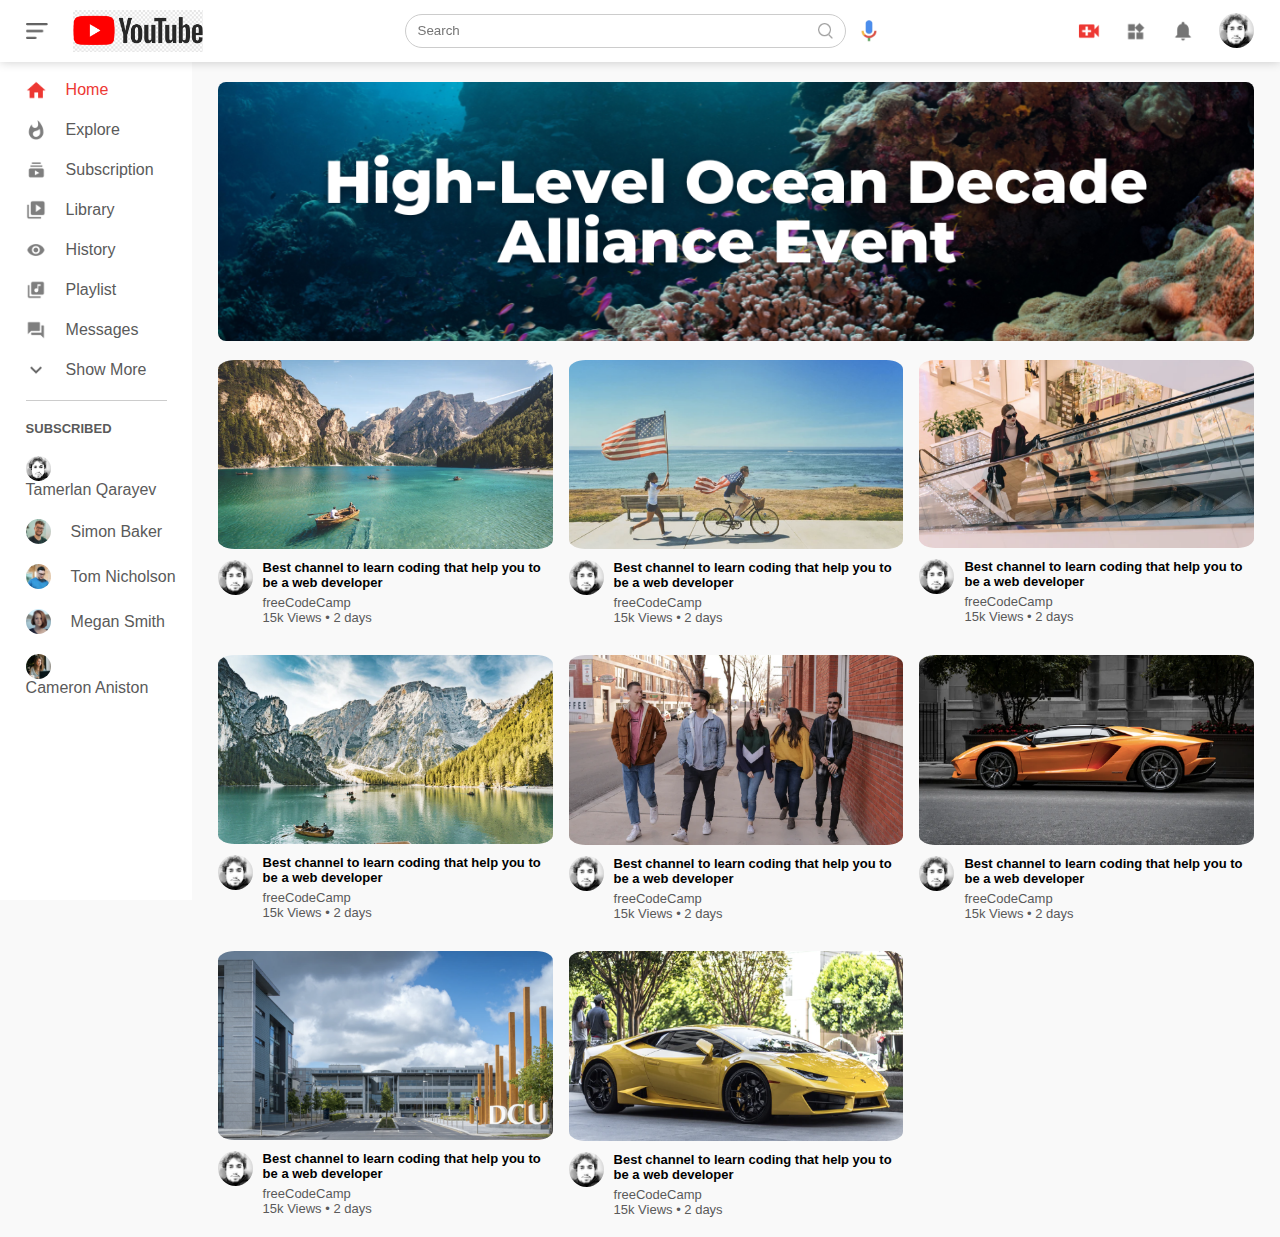
<file: youtube/index.html>
<!DOCTYPE html>
<html lang="en">
<head>
    <meta charset="UTF-8">
    <meta http-equiv="X-UA-Compatible" content="IE=edge">
    <meta name="viewport" content="width=device-width, initial-scale=1.0">
    <title>YouTube Clone</title>
    <link rel="stylesheet" href="style.css">
</head>
<body>

    <nav class="flex-div">
            <div class="nav-left flex-div">
                <img src="images/menu.png" class="menu-icon">
                <img src="images/youtube.png" class="logo">
            </div>
            <div class="nav-middle flex-div">
                <div class="search-box flex-div">
                    <input type="text" placeholder="Search">
                    <img src="images/search.png">
                </div>
                <img src="images/voice-search.png" class="mic-icon">
            </div>
            <div class="nav-right flex-div">
                <img src="images/upload.png">
                <img src="images/more.png">
                <img src="images/notification.png">
                <img src="images/tamerlan.jpg" class="user-icon">
            </div>
    </nav>

                                    <!-- SIDEBAR -->

       <div class="sidebar">
            <div class="shortcut-links">
                <a href=""><img src="images/home.png"><p>Home</p></a>
                <a href=""><img src="images/explore.png"><p>Explore</p></a>
                <a href=""><img src="images/subscriprion.png"><p>Subscription</p></a>
                <a href=""><img src="images/library.png"><p>Library</p></a>
                <a href=""><img src="images/history.png"><p>History</p></a>
                <a href=""><img src="images/playlist.png"><p>Playlist</p></a>
                <a href=""><img src="images/messages.png"><p>Messages</p></a>
                <a href=""><img src="images/show-more.png"><p>Show More</p></a>
                <hr>
            </div>
            <div class="subscribed-list">
                <h3>SUBSCRIBED</h3>
                <a href=""><img src="images/tamerlan.jpg"><p>Tamerlan Qarayev</p></a>
                <a href=""><img src="images/simon.png"><p>Simon Baker</p></a>
                <a href=""><img src="images/tom.png"><p>Tom Nicholson</p></a>
                <a href=""><img src="images/megan.png"><p>Megan Smith</p></a>
                <a href=""><img src="images/cameron.png"><p>Cameron Aniston</p></a>
            </div>
       </div>  
       
       
                                      <!-- Main -->

        <div class="container">
            <div class="banner">
                <img src="images/ocean.png">
            </div>
            <div class="list-container">
                <div class="vid-list">
                    <a href="play-video.html"><img src="images/thumbnail1.png" class="thumbnail"></a>
                    <div class="flex-div">
                        <img src="images/tamerlan.jpg">
                        <div class="vid-info">
                            <a href="https://www.youtube.com/@freecodecamp" target="_blank">Best channel to learn coding that help you to be a web developer</a>
                            <p>freeCodeCamp</p>
                            <p>15k Views &bull; 2 days</p>
                        </div>
                    </div>
                </div>

                <div class="vid-list">
                    <a href="play-video.html"><img src="images/thumbnail2.png" class="thumbnail"></a>
                    <div class="flex-div">
                        <img src="images/tamerlan.jpg">
                        <div class="vid-info">
                            <a href="https://www.youtube.com/@freecodecamp" target="_blank">Best channel to learn coding that help you to be a web developer</a>
                            <p>freeCodeCamp</p>
                            <p>15k Views &bull; 2 days</p>
                        </div>
                    </div>
                </div>

                <div class="vid-list">
                    <a href="play-video.html"><img src="images/thumbnail3.png" class="thumbnail"></a>
                    <div class="flex-div">
                        <img src="images/tamerlan.jpg">
                        <div class="vid-info">
                            <a href="https://www.youtube.com/@freecodecamp" target="_blank">Best channel to learn coding that help you to be a web developer</a>
                            <p>freeCodeCamp</p>
                            <p>15k Views &bull; 2 days</p>
                        </div>
                    </div>
                </div>

                <div class="vid-list">
                    <a href="play-video.html"><img src="images/thumbnail4.png" class="thumbnail"></a>
                    <div class="flex-div">
                        <img src="images/tamerlan.jpg">
                        <div class="vid-info">
                            <a href="https://www.youtube.com/@freecodecamp" target="_blank">Best channel to learn coding that help you to be a web developer</a>
                            <p>freeCodeCamp</p>
                            <p>15k Views &bull; 2 days</p>
                        </div>
                    </div>
                </div>

                <div class="vid-list">
                    <a href="play-video.html"><img src="images/thumbnail5.png" class="thumbnail"></a>
                    <div class="flex-div">
                        <img src="images/tamerlan.jpg">
                        <div class="vid-info">
                            <a href="https://www.youtube.com/@freecodecamp" target="_blank">Best channel to learn coding that help you to be a web developer</a>
                            <p>freeCodeCamp</p>
                            <p>15k Views &bull; 2 days</p>
                        </div>
                    </div>
                </div>

                <div class="vid-list">
                    <a href="play-video.html"><img src="images/thumbnail6.png" class="thumbnail"></a>
                    <div class="flex-div">
                        <img src="images/tamerlan.jpg">
                        <div class="vid-info">
                            <a href="https://www.youtube.com/@freecodecamp" target="_blank">Best channel to learn coding that help you to be a web developer</a>
                            <p>freeCodeCamp</p>
                            <p>15k Views &bull; 2 days</p>
                        </div>
                    </div>
                </div>

                <div class="vid-list">
                    <a href="play-video.html"><img src="images/thumbnail7.png" class="thumbnail"></a>
                    <div class="flex-div">
                        <img src="images/tamerlan.jpg">
                        <div class="vid-info">
                            <a href="https://www.youtube.com/@freecodecamp" target="_blank">Best channel to learn coding that help you to be a web developer</a>
                            <p>freeCodeCamp</p>
                            <p>15k Views &bull; 2 days</p>
                        </div>
                    </div>
                </div>

                <div class="vid-list">
                    <a href="play-video.html"><img src="images/thumbnail8.png" class="thumbnail"></a>
                    <div class="flex-div">
                        <img src="images/tamerlan.jpg">
                        <div class="vid-info">
                            <a href="https://www.youtube.com/@freecodecamp" target="_blank">Best channel to learn coding that help you to be a web developer</a>
                            <p>freeCodeCamp</p>
                            <p>15k Views &bull; 2 days</p>
                        </div>
                    </div>
                </div>
            </div>


        </div>

       <!-- JavaScript -->
       <script src="script.js"></script>
</body>
</html>
</file>
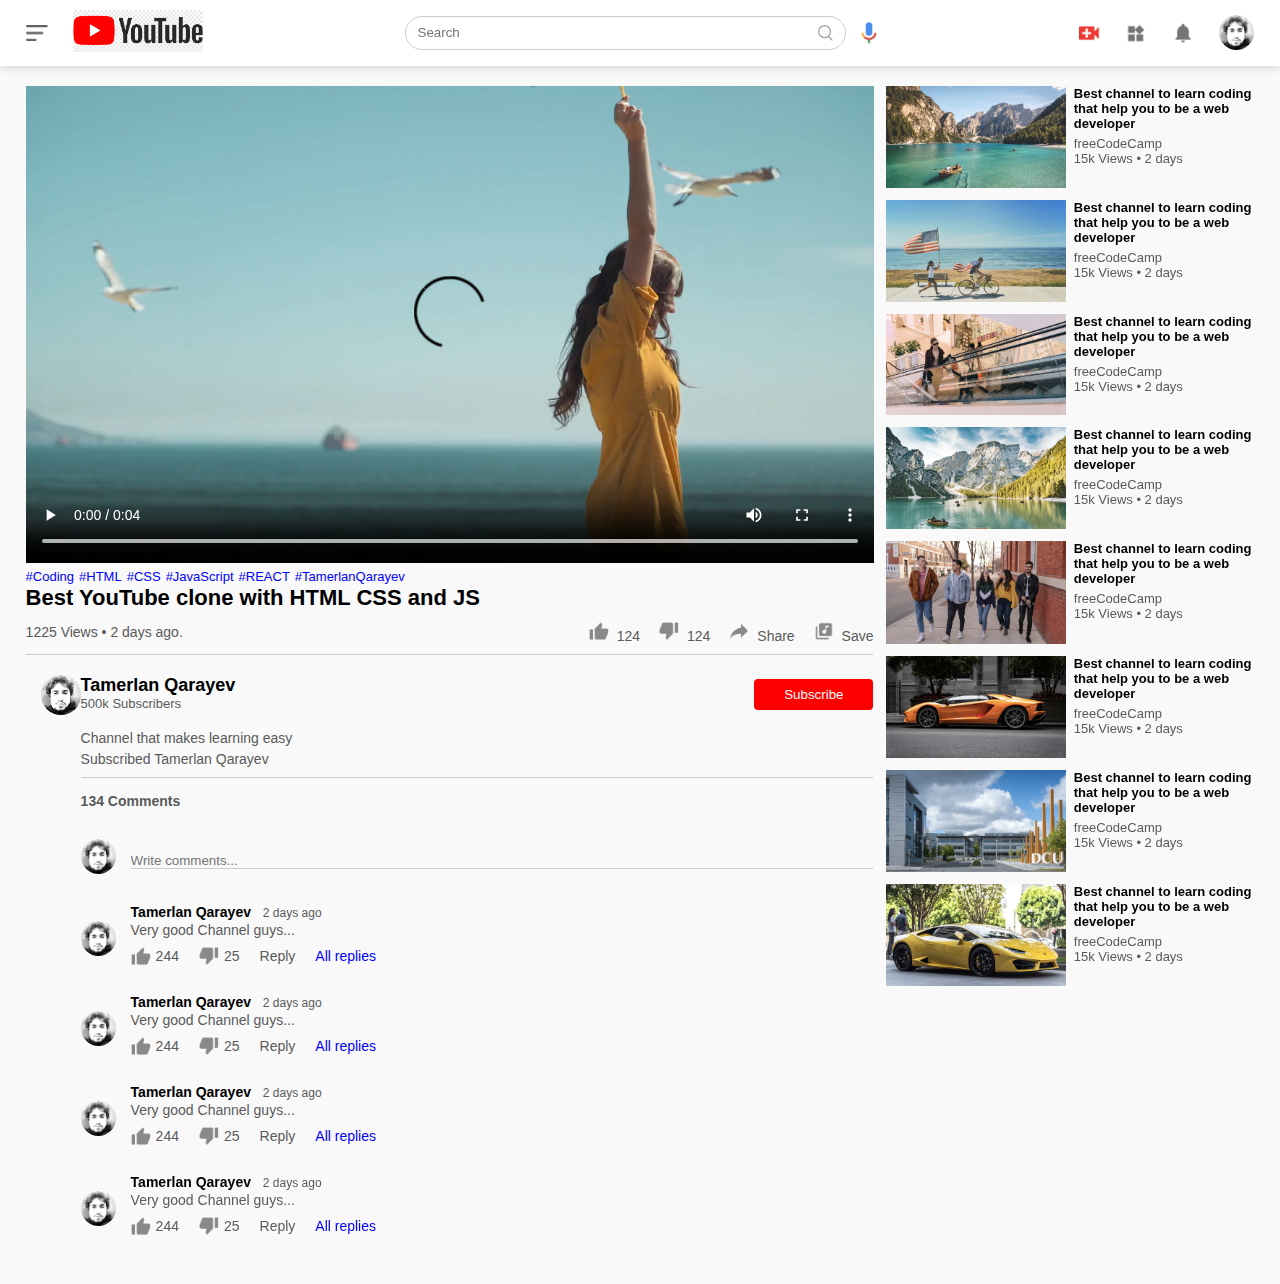
<file: youtube/play-video.html>
<!DOCTYPE html>
<html lang="en">
<head>
    <meta charset="UTF-8">
    <meta http-equiv="X-UA-Compatible" content="IE=edge">
    <meta name="viewport" content="width=device-width, initial-scale=1.0">
    <title>Play Video</title>
    <link rel="stylesheet" href="style.css">
</head>
<body>
    <nav class="flex-div">
        <div class="nav-left flex-div">
            <img src="images/menu.png" class="menu-icon">
           
            <a href="index.html"> <img src="images/youtube.png" class="logo"></a>
        </div>
        <div class="nav-middle flex-div">
            <div class="search-box flex-div">
                <input type="text" placeholder="Search">
                <img src="images/search.png">
            </div>
            <img src="images/voice-search.png" class="mic-icon">
        </div>
        <div class="nav-right flex-div">
            <img src="images/upload.png">
            <img src="images/more.png">
            <img src="images/notification.png">
            <img src="images/tamerlan.jpg" class="user-icon">
        </div>
</nav>


    <div class="container play-container">
        <div class="row">
            <div class="play-video">
                <video controls autoplay>
                    <source src="images/video.mp4" type="video/mp4">
                </video>
                <!-- About Video -->
                <div class="tags">
                    <a href="">#Coding</a><a href="">#HTML</a><a href="">#CSS</a><a href="">#JavaScript</a><a href="">#REACT</a><a href="">#TamerlanQarayev</a>
                </div>
                <h3>Best YouTube clone with HTML CSS and JS</h3>
                <div class="play-video-info">
                    <p>1225 Views &bull; 2 days ago.</p>
                    <div>
                        <a href=""><img src="images/like.png">124</a>
                        <a href=""><img src="images/dislike.png">124</a>
                        <a href=""><img src="images/share.png">Share</a>
                        <a href=""><img src="images/save.png">Save</a>
                    </div>
                </div>
                <hr>

                <div class="publisher">
                    <img src="images/tamerlan.jpg">
                    <div>
                        <p>Tamerlan Qarayev</p>
                        <span>500k Subscribers</span>
                    </div>
                    <button type="button">Subscribe</button>
                </div>

                <div class="vid-description">
                    <p>Channel that makes learning easy</p>
                    <p>Subscribed Tamerlan Qarayev</p>
                    <hr>
                    <h4>134 Comments</h4>

                    <div class="add-comments">
                        <img src="images/tamerlan.jpg">
                        <input type="text" placeholder="Write comments...">
                    </div>

                    <div class="old-comment">
                        <img src="images/tamerlan.jpg">
                        <div>
                            <h3>Tamerlan Qarayev <span>2 days ago</span></h3>
                            <p>Very good Channel guys...</p>
                            <div class="acomment-action">
                                <img src="images/like.png">
                                <span>244</span>
                                <img src="images/dislike.png">
                                <span>25</span>
                                <span>Reply</span>
                                <a href="">All replies</a>
                            </div>
                        </div>
                    </div>

                    <div class="old-comment">
                        <img src="images/tamerlan.jpg">
                        <div>
                            <h3>Tamerlan Qarayev <span>2 days ago</span></h3>
                            <p>Very good Channel guys...</p>
                            <div class="acomment-action">
                                <img src="images/like.png">
                                <span>244</span>
                                <img src="images/dislike.png">
                                <span>25</span>
                                <span>Reply</span>
                                <a href="">All replies</a>
                            </div>
                        </div>
                    </div>

                    <div class="old-comment">
                        <img src="images/tamerlan.jpg">
                        <div>
                            <h3>Tamerlan Qarayev <span>2 days ago</span></h3>
                            <p>Very good Channel guys...</p>
                            <div class="acomment-action">
                                <img src="images/like.png">
                                <span>244</span>
                                <img src="images/dislike.png">
                                <span>25</span>
                                <span>Reply</span>
                                <a href="">All replies</a>
                            </div>
                        </div>
                    </div>

                    <div class="old-comment">
                        <img src="images/tamerlan.jpg">
                        <div>
                            <h3>Tamerlan Qarayev <span>2 days ago</span></h3>
                            <p>Very good Channel guys...</p>
                            <div class="acomment-action">
                                <img src="images/like.png">
                                <span>244</span>
                                <img src="images/dislike.png">
                                <span>25</span>
                                <span>Reply</span>
                                <a href="">All replies</a>
                            </div>
                        </div>
                    </div>

                </div>


            </div>
            <div class="right-sidebar">

                <div class="side-video-list">
                    <a href="" class="small-thumbnail"><img src="images/thumbnail1.png"></a>
                    <div class="vid-info">
                        <a href="https://www.youtube.com/@freecodecamp"" target="_blank">Best channel to learn coding that help you to be a web developer</a>
                            <p>freeCodeCamp</p>
                            <p>15k Views &bull; 2 days</p>
                    </div>
                </div>

                <div class="side-video-list">
                    <a href="" class="small-thumbnail"><img src="images/thumbnail2.png"></a>
                    <div class="vid-info">
                        <a href="https://www.youtube.com/@freecodecamp"" target="_blank">Best channel to learn coding that help you to be a web developer</a>
                            <p>freeCodeCamp</p>
                            <p>15k Views &bull; 2 days</p>
                    </div>
                </div>

                <div class="side-video-list">
                    <a href="" class="small-thumbnail"><img src="images/thumbnail3.png"></a>
                    <div class="vid-info">
                        <a href="https://www.youtube.com/@freecodecamp"" target="_blank">Best channel to learn coding that help you to be a web developer</a>
                            <p>freeCodeCamp</p>
                            <p>15k Views &bull; 2 days</p>
                    </div>
                </div>

                <div class="side-video-list">
                    <a href="" class="small-thumbnail"><img src="images/thumbnail4.png"></a>
                    <div class="vid-info">
                        <a href="https://www.youtube.com/@freecodecamp"" target="_blank">Best channel to learn coding that help you to be a web developer</a>
                            <p>freeCodeCamp</p>
                            <p>15k Views &bull; 2 days</p>
                    </div>
                </div>

                <div class="side-video-list">
                    <a href="" class="small-thumbnail"><img src="images/thumbnail5.png"></a>
                    <div class="vid-info">
                        <a href="https://www.youtube.com/@freecodecamp"" target="_blank">Best channel to learn coding that help you to be a web developer</a>
                            <p>freeCodeCamp</p>
                            <p>15k Views &bull; 2 days</p>
                    </div>
                </div>

                <div class="side-video-list">
                    <a href="" class="small-thumbnail"><img src="images/thumbnail6.png"></a>
                    <div class="vid-info">
                        <a href="https://www.youtube.com/@freecodecamp"" target="_blank">Best channel to learn coding that help you to be a web developer</a>
                            <p>freeCodeCamp</p>
                            <p>15k Views &bull; 2 days</p>
                    </div>
                </div>

                <div class="side-video-list">
                    <a href="" class="small-thumbnail"><img src="images/thumbnail7.png"></a>
                    <div class="vid-info">
                        <a href="https://www.youtube.com/@freecodecamp"" target="_blank">Best channel to learn coding that help you to be a web developer</a>
                            <p>freeCodeCamp</p>
                            <p>15k Views &bull; 2 days</p>
                    </div>
                </div>

                <div class="side-video-list">
                    <a href="" class="small-thumbnail"><img src="images/thumbnail8.png"></a>
                    <div class="vid-info">
                        <a href="https://www.youtube.com/@freecodecamp"" target="_blank">Best channel to learn coding that help you to be a web developer</a>
                            <p>freeCodeCamp</p>
                            <p>15k Views &bull; 2 days</p>
                    </div>
                </div>


            </div>
        </div>
    </div>

</body>
</html>
</file>
<file: youtube/style.css>
* {
    margin: 0;
    padding: 0;
    font-family: 'poppins', sans-serif;
    box-sizing: border-box;
}

a {
    text-decoration: none;
    color: #5a5a5a;
}

img {
    cursor: pointer;
}

/* Navbar */
/* Nav-Left */

.flex-div {
    display: flex;
    align-items: center;
}

nav {
    justify-content: space-between;
    box-shadow: 0 0 10px rgba(0,0,0, 0.2);
    padding: 10px 2%;
    background: #fff;
    position: sticky;
    top: 0;
    z-index: 10;
}

.nav-left .menu-icon {
    width: 22px;
    margin-right: 25px;
}

.nav-left .logo {
    width: 130px;
}

/* Nav-Middle */
.nav-middle .mic-icon{
    width: 16px;
}

.nav-middle .search-box {
    border: 1px solid #ccc;
    margin-right: 15px;
    padding: 8px 12px;
    border-radius: 25px;
}

.nav-middle .search-box input {
    width: 400px;
    border: 0;
    outline: 0;
    background:transparent;
}

.nav-middle .search-box img {
    width: 15px;
}


/* Nav-Right */

.nav-right img{
   width: 22px;
   margin-right: 25px;
}

.nav-right .user-icon {
    width: 35px;
    border-radius: 50%;
    margin-right: 0;
}

/* Sidebar */

.sidebar {
    background: #fff;
    width: 15%;
    height: 100vh;
    position: fixed;
    top: 0;
    padding-left: 2%;
    padding-top: 80px;
}

.shortcut-links a img {
    width: 20px;
    margin-right: 20px;
}

.shortcut-links a {
    display: flex;
    align-items: center;
    margin-bottom: 20px;
    width: fit-content;
    flex-wrap: wrap;
}

.shortcut-links a:first-child {
    color: #ed3833;
}

.sidebar hr {
    border: 0;
    height: 1px;
    background: #ccc;
    width: 85%;
}

.subscribed-list h3 {
    font-size: 13px;
    margin: 20px 0;
    color: #5a5a5a;
}

.subscribed-list a {
    display: flex;
    align-items: center;
    margin-bottom: 20px;
    width: fit-content;
    flex-wrap: wrap;
}

.subscribed-list a img {
    width: 25px;
    border-radius: 50%;
    margin-right: 20px;
}

/* Small-Sidebar Contact with JS */

.small-sidebar {
    width: 5%;
}

.small-sidebar a p {
    display: none;
}

.small-sidebar h3 {
    display: none;
}

.small-sidebar hr {
    width: 50%;
    margin-bottom: 25px;
}

/* CONTAINER */

.container {
    background: #f9f9f9;
    padding-left: 17%;
    padding-right: 2%;
    padding-top: 20px;
    padding-bottom: 20px;
}

.large-container {
    padding-left: 7%;
}

.banner {
    width: 100%;
}

.banner img {
    width: 100%;
    border-radius: 8px;
}

.list-container {
    display: grid;
    grid-template-columns: repeat(auto-fit, minmax(250px, 1fr));
    grid-column-gap: 16px;
    grid-row-gap: 30px;
    margin-top: 15px;
}

.vid-list .thumbnail {
    width: 100%;
    border-radius: 5%;
}


.vid-list .flex-div {
    align-items: flex-start;
    margin-top: 7px;
}

.vid-list .flex-div img{
   width: 35px;
   border-radius: 50%;
   margin-right: 10px;
}

.vid-info {
    color: #5a5a5a;
    font-size: 13px;
}

.vid-info a {
    color: #000;
    font-weight: 600;
    display: block;
    margin-bottom: 5px;
}

@media (max-width: 900px) {
    .menu-icon {
        display: none;
    }
    .sidebar {
        display: none;
    }
    .container, .large-container {
        padding-left: 5%;
        padding-right: 5%;
    }
    .nav-right img {
        display: none;
    }

    .nav-right .user-icon {
        display: block;
        width: 30px;
    }

    .nav-middle .search-box input {
        width: 100px;
    }
    .nav-middle .mic-icon {
        display: none;
    }
    .logo {
        width: 90px;
    }
}

/* Play Video Page */

.play-container {
    padding-left: 2%;
}

.row {
    display: flex;
    justify-content: space-between;
    flex-wrap: wrap;
}

.play-video {
    flex-basis: 69%;
}

.play-video video {
    width: 100%;
}

.right-sidebar {
    flex-basis: 30%;
}

/* Side-Vide */
.side-video-list {
    display: flex;
    justify-content: space-between;
    margin-bottom: 8px;
}

.side-video-list img {
    width: 100%;
}

.side-video-list .small-thumbnail {
    flex-basis: 49%;
}

.side-video-list .vid-info {
    flex-basis: 49%;

}

.play-video .tags a{
    color: #0000ff;
    font-size: 13px;
    margin-right: 5px;
}

.play-video h3{
    font-size: 22px;
    font-weight: 600;
}

.play-video .play-video-info {
    display: flex;
    align-items: center;
    justify-content: space-between;
    flex-wrap: wrap;
    margin-top: 10px;
    font-size: 14px;
    color: #5a5a5a;
}

.play-video .play-video-info a img{
    width: 20px;
    margin-right: 8px;
}

.play-video .play-video-info a {
    display: inline;
    align-items: center;
    margin-left: 15px;
}

.play-video hr {
    border: 0;
    height: 1px;
    background: #ccc;
    margin: 10px 0;
}

.publisher {
    display: flex;
    align-items: center;
    margin-top: 20px;
}

.publisher div {
    flex: 1;
    line-height: 18px;
}
.publisher img {
    width: 40px;
    border-radius: 50%;
    margin-left: 15px;
}

.publisher div p {
    color: 000;
    font-weight: 600;
    font-size: 18px;
}

.publisher div span {
    font-size: 13px;
    color: #5a5a5a;
}

.publisher button {
    background: red;
    color: #fff;
    padding: 8px 30px;
    border: 0;
    outline: 0;
    border-radius: 4px;
    cursor: pointer;
}

.vid-description {
    padding-left: 55px;
    margin: 15px 0;
}

.vid-description p {
    font-size: 14px;
    margin-bottom: 5px;
    color: #5a5a5a;
}

.vid-description h4 {
    font-size: 14px;
    color: #5a5a5a;
    margin-top: 15px;
}

/* Comments */

.add-comments {
    display: flex;
    align-items: center;
    margin: 30px 0;
}

.add-comments img {
    width: 35px;
    border-radius: 50%;
    margin-right: 15px;
}

.add-comments input {
    border: 0;
    outline: 0;
    border-bottom: 1px solid #ccc;
    width: 100%;
    padding-top: 10px;
    background: transparent;
}

.old-comment {
    display: flex;
    align-items: center;
    margin: 20px 0;
}

.old-comment img {
    width: 35px;
    border-radius: 50%;
    margin-right: 15px;
}

.old-comment h3 {
    font-size: 14px;
    margin-bottom: 2px;
}

.old-comment h3 span {
    font-size: 12px;
    color: #5a5a5a;
    font-weight: 500;
    margin-left: 8px;
}

.old-comment .acomment-action {
    display: flex;
    align-items: center;
    margin: 8px 0;
    font-size: 14px;
}

.old-comment .acomment-action img {
    border-radius: 0;
    width: 20px;
    margin-right: 5px;
}

.old-comment .acomment-action span {
    margin-right: 20px;
    color: #5a5a5a;
}

.old-comment .acomment-action a {
    color: #0000ff;
}

@media (max-width: 900px) {
    .play-video {
        flex-basis: 100%;
    }

    .right-sidebar {
        flex-basis: 100%;
    }
    .play-container {
        padding-left: 5%;
    }
    .vid-description {
        padding-left: 0;
    }
    .play-video .play-video-info a {
        margin-left: 0;margin-right: 15px;margin-top: 15px;
    }
}
</file>
